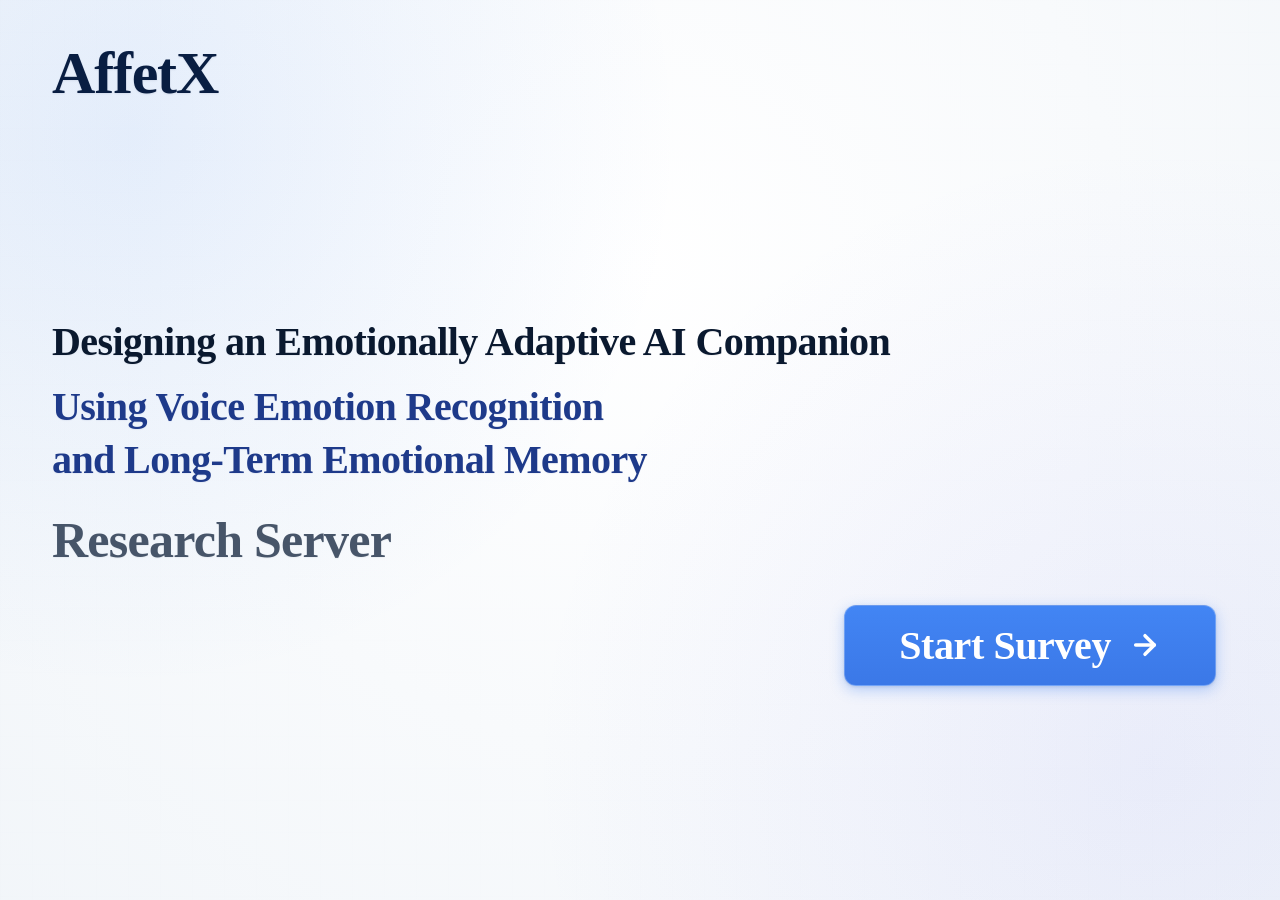
<file: frontend/index.html>
<!DOCTYPE html>
<html lang="en">
<head>
    <meta charset="UTF-8">
    <meta name="viewport" content="width=device-width, initial-scale=1.0">
    <title>AffetX — Emotionally Adaptive AI Companion</title>
    <!-- Google Fonts: Dancing Script for Cursive Logo, Inter for Sans-Serif -->
    <link rel="preconnect" href="https://fonts.googleapis.com">
    <link rel="preconnect" href="https://fonts.gstatic.com" crossorigin>
    <link href="https://fonts.googleapis.com/css2?family=Dancing+Script:wght@600;700&family=Inter:wght@300;400;500;600;700&display=swap" rel="stylesheet">
    <!-- Modular Stylesheet with Cache Buster -->
    <link rel="stylesheet" href="css/styles.css?v=18.0">
</head>
<body>

    <!-- Header with Top-Left AffetX Logo (Topic 1) -->
    <header>
        <a href="#" class="brand-top-left">AffetX</a>
    </header>

    <!-- Main Section: Clean Minimalist Landing -->
    <main id="landingView">
        <!-- 2nd Topic: Subtitle in San Francisco / Sans-Serif font -->
        <h1 class="hero-title">
            Designing an Emotionally Adaptive AI Companion
        </h1>
        <p class="hero-subtitle">
            Using Voice Emotion Recognition<br>and Long-Term Emotional Memory
        </p>

        <!-- 3rd Topic: Research Server -->
        <div class="server-pill-title">
            Research Server
        </div>

        <!-- Start Button -->
        <button class="btn-start" onclick="openAgreementModal()">
            <span>Start Survey</span>
            <svg class="arrow-icon" viewBox="0 0 24 24">
                <line x1="5" y1="12" x2="19" y2="12"></line>
                <polyline points="12 5 19 12 12 19"></polyline>
            </svg>
        </button>
    </main>

    <!-- =========================================================
         GEMINI LIVE VOICE AI INTERFACE (AffetX Edition)
         ========================================================= -->
    <div id="botView">
        <!-- Top Bar: Dual-Model Prediction Matrix & End Session Button -->
        <div class="gemini-top-bar">
            <div class="dual-model-hud" id="dualModelHud">
                <span class="live-indicator-dot" id="hudLiveDot"></span>
                <span id="sessionStatusLabel" style="font-size: 12.5px; color: #94a3b8;">Live Voice Session Active &bull; Listening...</span>
                
                <!-- Dual-Model Results Badges (Smoothly revealed when user sends conversation) -->
                <div id="dualModelResultsGroup" style="display: none; align-items: center; gap: 12px; animation: modalFade 0.3s ease-out;">
                    <div class="hud-divider"></div>
                    <div class="model-badge">
                        <span class="model-badge-voice">Voice (CNN-LSTM):</span>
                        <strong id="voiceModelResult">Neutral (95.4%)</strong>
                    </div>

                    <div class="hud-divider"></div>

                    <div class="model-badge">
                        <span class="model-badge-text">Text (RoBERTa):</span>
                        <strong id="textModelResult">Neutral (94.2%)</strong>
                    </div>

                    <div class="hud-divider"></div>

                    <div class="model-badge">
                        <span>Fused:</span>
                        <strong id="currentEmotionText" style="color: #60a5fa;">Neutral (Ice Jay)</strong>
                    </div>
                </div>
            </div>

            <!-- End Session Button (Triggers 1-5 Satisfaction Rating) -->
            <button class="gemini-top-btn" onclick="openRatingModal()" title="Complete Session & Rate">
                <svg width="18" height="18" viewBox="0 0 24 24" fill="none" stroke="currentColor" stroke-width="2">
                    <line x1="18" y1="6" x2="6" y2="18"></line>
                    <line x1="6" y1="6" x2="18" y2="18"></line>
                </svg>
            </button>
        </div>

        <!-- Center Stage: AffetX Logo + Real-Time Fluid Voice Wave Visualizer (Replaces Bird) -->
        <div class="gemini-center-stage">
            <div class="affetx-live-logo">AffetX</div>

            <!-- Voice Soundwave Stage (Placed in Center Where Bird Was) -->
            <div class="center-wave-stage" id="centerWaveStage">
                <div class="center-wave-aura" id="waveAura"></div>
                <div class="center-wave-orb" id="waveOrb">
                    <canvas id="voiceCanvas" class="center-wave-canvas"></canvas>
                </div>
            </div>

            <!-- Live Speech-to-Text Transcription Box -->
            <div class="live-transcript-box" id="transcriptBox">
                <span class="transcript-label">Transcribed Voice:</span>
                <span id="transcriptText">"Speak into your mic to see speech transcribed live..."</span>
            </div>

            <p class="gemini-live-prompt" id="geminiLivePrompt">Listening to your voice...</p>
        </div>

        <!-- Bottom Controls Bar: Mic Pause/Resume, Send Voice, Rate & Exit -->
        <div class="gemini-bottom-bar" style="justify-content: center; gap: 20px;">
            <!-- Mic Pause / Resume Button -->
            <button class="gemini-action-btn" id="micToggleBtn" onclick="toggleMicrophone()" title="Pause / Resume Microphone">
                <svg width="22" height="22" viewBox="0 0 24 24" fill="none" stroke="currentColor" stroke-width="2">
                    <path d="M12 1a3 3 0 0 0-3 3v8a3 3 0 0 0 6 0V4a3 3 0 0 0-3-3z"></path>
                    <path d="M19 10v2a7 7 0 0 1-14 0v-2"></path>
                    <line x1="12" y1="19" x2="12" y2="23"></line>
                    <line x1="8" y1="23" x2="16" y2="23"></line>
                </svg>
            </button>

            <!-- Send / Process Voice Turn Button -->
            <button class="gemini-action-btn btn-send-voice" id="sendVoiceBtn" onclick="sendVoiceTurn()" title="Send Voice to AffetX">
                <svg width="20" height="20" viewBox="0 0 24 24" fill="none" stroke="currentColor" stroke-width="2.2">
                    <line x1="22" y1="2" x2="11" y2="13"></line>
                    <polygon points="22 2 15 22 11 13 2 9 22 2"></polygon>
                </svg>
            </button>

            <!-- Exit / Rate Session Button -->
            <button class="gemini-action-btn" onclick="openRatingModal()" title="End Session & Rate">
                <svg width="22" height="22" viewBox="0 0 24 24" fill="none" stroke="currentColor" stroke-width="2.5">
                    <line x1="18" y1="6" x2="6" y2="18"></line>
                    <line x1="6" y1="6" x2="18" y2="18"></line>
                </svg>
            </button>
        </div>
    </div>

    <!-- =========================================================
         STEP 3 MODAL: Google Material 1-5 Rating & Feedback
         ========================================================= -->
    <div class="modal" id="ratingModal">
        <div class="google-form-card" style="max-width: 560px; text-align: left;">
            <!-- Google Form Top Accent Strip -->
            <div class="google-form-top-strip"></div>

            <div class="google-form-body">
                <div style="display: flex; justify-content: space-between; align-items: flex-start; margin-bottom: 4px;">
                    <div>
                        <h3 class="google-form-title">Rate Your AffetX Experience</h3>
                        <p class="google-form-desc">How satisfied are you with the companion's emotional accuracy and empathy?</p>
                    </div>
                    <button onclick="closeRatingModal()" style="background: none; border: none; font-size: 22px; color: #5f6368; cursor: pointer; padding: 0 4px; line-height: 1;">&times;</button>
                </div>

                <!-- Google Rating Question Card -->
                <div class="google-form-question-card" style="text-align: center; padding: 20px 16px;">
                    <div style="font-family: -apple-system, BlinkMacSystemFont, 'Segoe UI', Roboto, sans-serif; font-size: 14.5px; font-weight: 600; color: #202124; margin-bottom: 6px;">
                        <span>Overall Companion Satisfaction</span>
                        <span class="google-form-required">*</span>
                    </div>

                    <div class="rating-score-label" id="ratingScoreLabel" style="color: #1a73e8; font-size: 13.5px; font-weight: 600; margin-bottom: 12px;">Select a rating (1 - 5 Stars)</div>

                    <!-- 1 to 5 Stars Interactive Rating -->
                    <div class="star-rating-container" id="starContainer" style="margin: 8px 0 12px 0;">
                        <button class="star-btn" onclick="setRating(1)" onmouseover="hoverRating(1)" onmouseleave="resetRatingHover()">★</button>
                        <button class="star-btn" onclick="setRating(2)" onmouseover="hoverRating(2)" onmouseleave="resetRatingHover()">★</button>
                        <button class="star-btn" onclick="setRating(3)" onmouseover="hoverRating(3)" onmouseleave="resetRatingHover()">★</button>
                        <button class="star-btn" onclick="setRating(4)" onmouseover="hoverRating(4)" onmouseleave="resetRatingHover()">★</button>
                        <button class="star-btn" onclick="setRating(5)" onmouseover="hoverRating(5)" onmouseleave="resetRatingHover()">★</button>
                    </div>
                </div>

                <!-- Optional Feedback Note with Google Input Styling -->
                <div style="margin-bottom: 22px;">
                    <label style="display: block; font-family: -apple-system, BlinkMacSystemFont, 'Segoe UI', Roboto, sans-serif; font-size: 13px; font-weight: 600; color: #3c4043; margin-bottom: 6px;">Additional Research Feedback (Optional)</label>
                    <textarea id="feedbackText" placeholder="Share your experience, thoughts, or suggestions..." style="width: 100%; height: 75px; border: 1px solid #dadce0; border-radius: 8px; padding: 10px 14px; font-size: 13.5px; color: #202124; outline: none; resize: none; font-family: -apple-system, BlinkMacSystemFont, 'Segoe UI', Roboto, sans-serif; box-sizing: border-box; background: #ffffff; transition: border-color 0.2s;" onfocus="this.style.borderColor='#1a73e8'" onblur="this.style.borderColor='#dadce0'"></textarea>
                </div>

                <div style="display: flex; justify-content: space-between; align-items: center;">
                    <button class="g-btn" onclick="closeRatingModal()" style="color: #5f6368;">Back to Session</button>
                    <button class="g-btn g-btn-primary" id="submitRatingBtn" onclick="submitSatisfactionRating()" disabled style="opacity: 0.5; cursor: not-allowed;">Submit & Finish</button>
                </div>
            </div>
        </div>
    </div>

    <!-- STEP 1 MODAL: Google Developer Terms & Conditions Style -->
    <div class="modal" id="agreementModal">
        <div class="modal-content" style="text-align: left;">
            <div style="display: flex; justify-content: space-between; align-items: flex-start; margin-bottom: 4px;">
                <div>
                    <h3 style="font-size: 1.25rem; font-weight: 700; color: #202124; margin-bottom: 2px;">Terms and Conditions</h3>
                    <p style="font-size: 13px; color: #5f6368;">AffetX Emotionally Adaptive Companion Study Agreement</p>
                </div>
                <button onclick="closeAgreementModal()" style="background: none; border: none; font-size: 20px; color: #5f6368; cursor: pointer; padding: 4px 8px; line-height: 1;">&times;</button>
            </div>

            <!-- Scrollable Google Terms Box -->
            <div class="google-terms-box">
                <h4>1. Introduction</h4>
                <p>By interacting with the AffetX Emotionally Adaptive AI Companion ("AffetX"), you agree to participate in this academic evaluation study. This study investigates multimodal voice and text emotion recognition combined with empathetic conversational dynamics.</p>

                <h4>2. Accepting this Agreement</h4>
                <p>In order to participate, you must first agree to these Terms. You may not proceed with the study if you do not accept these Terms. Your participation confirms that you are of legal age to provide voluntary research consent.</p>

                <h4>3. Voice Acoustics and Semantic Analysis</h4>
                <p>During the session, your spoken audio is processed in real time to classify acoustic pitch harmonics (CNN-LSTM) and lexical sentiment (RoBERTa). All acoustic feature extraction is ephemeral and evaluated on-device or within transient memory solely for conversational response synthesis.</p>

                <h4>4. Privacy, Anonymity & Data Protection</h4>
                <p>We strictly protect your privacy. We <strong>do not</strong> collect, harvest, or store any personally identifiable information (PII), including your real name, email address, IP address, or location. All session logs and evaluation metrics are completely anonymized and assigned randomized session IDs.</p>

                <h4>5. Voluntary Participation & Right to Withdraw</h4>
                <p>Your participation in this research is entirely voluntary. You reserve the right to terminate your conversation and withdraw from the study at any moment by clicking the exit icon (✕) without any penalty.</p>

                <h4>6. General Terms</h4>
                <p>The system is provided for academic evaluation and supportive conversational companionship. Data collected from this session will be used exclusively for research analysis, model evaluation, and academic publications.</p>
            </div>

            <!-- Google Style Agreement Checkbox -->
            <label style="display: flex; align-items: center; gap: 10px; font-size: 13.5px; color: #202124; cursor: pointer; margin-bottom: 20px; user-select: none;">
                <input type="checkbox" id="consentCheckbox" style="width: 18px; height: 18px; accent-color: #4285f4; cursor: pointer;" onchange="toggleAgreeButton()">
                <span>I have read and agree with the above terms and conditions</span>
            </label>

            <!-- Bottom Action Buttons -->
            <div style="display: flex; justify-content: flex-end; gap: 12px;">
                <button class="g-btn" onclick="closeAgreementModal()">Cancel</button>
                <button class="g-btn g-btn-primary" id="agreeBtn" onclick="proceedToEmotionCheck()" disabled style="opacity: 0.5; cursor: not-allowed;">Accept & Continue</button>
            </div>
        </div>
    </div>

    <!-- STEP 1.5 MODAL: Google Congratulations Auto-Closing Modal -->
    <div class="modal" id="congratsModal">
        <div class="google-congrats-card">
            <div class="google-congrats-icon-circle">
                <svg width="36" height="36" viewBox="0 0 24 24" fill="none" stroke="#0f9d58" stroke-width="3.2" stroke-linecap="round" stroke-linejoin="round">
                    <polyline points="20 6 9 17 4 12"></polyline>
                </svg>
            </div>
            <h3 style="font-family: -apple-system, BlinkMacSystemFont, 'Segoe UI', Roboto, sans-serif; font-size: 1.55rem; font-weight: 700; color: #202124; margin-bottom: 6px;">Congratulations!</h3>
            <p style="font-family: -apple-system, BlinkMacSystemFont, 'Segoe UI', Roboto, sans-serif; font-size: 14px; color: #5f6368; line-height: 1.5; margin-bottom: 18px;">
                Participant consent has been confirmed successfully.
            </p>
            
            <!-- Google Animated Progress Bar -->
            <div class="google-pulse-track">
                <div class="google-pulse-bar"></div>
            </div>
            <p style="font-family: -apple-system, BlinkMacSystemFont, 'Segoe UI', Roboto, sans-serif; font-size: 12px; color: #80868b; margin-top: 10px;">Loading emotion baseline check-in...</p>
        </div>
    </div>

    <!-- STEP 2 MODAL: Google Form Emotion Baseline Survey -->
    <div class="modal" id="emotionModal">
        <div class="google-form-card">
            <!-- Google Form Top Accent Strip -->
            <div class="google-form-top-strip"></div>

            <div class="google-form-body">
                <div style="display: flex; justify-content: space-between; align-items: flex-start;">
                    <div>
                        <h3 class="google-form-title">Please Select Your Current Emotion</h3>
                        <p class="google-form-desc">Select the baseline emotional state that best matches how you feel right now before beginning the voice session.</p>
                    </div>
                    <button onclick="closeEmotionModal()" style="background: none; border: none; font-size: 22px; color: #5f6368; cursor: pointer; padding: 0 4px; line-height: 1;">&times;</button>
                </div>

                <!-- Google Form Single Choice Question Card -->
                <div class="google-form-question-card">
                    <div class="google-form-question-header">
                        <span>What is your current emotional baseline?</span>
                        <span class="google-form-required">*</span>
                    </div>

                    <div class="google-form-radio-group">
                        <label class="google-form-radio-option" onclick="handleFormEmotionSelect(this, 'Happy')">
                            <input type="radio" name="baselineEmotion" value="Happy" checked>
                            <span class="google-form-radio-label">Happy</span>
                            <span class="google-form-radio-subtext">&bull; Joyful, optimistic, or cheerful</span>
                        </label>

                        <label class="google-form-radio-option" onclick="handleFormEmotionSelect(this, 'Sad')">
                            <input type="radio" name="baselineEmotion" value="Sad">
                            <span class="google-form-radio-label">Sad</span>
                            <span class="google-form-radio-subtext">&bull; Low energy, down, or melancholic</span>
                        </label>

                        <label class="google-form-radio-option" onclick="handleFormEmotionSelect(this, 'Angry')">
                            <input type="radio" name="baselineEmotion" value="Angry">
                            <span class="google-form-radio-label">Angry</span>
                            <span class="google-form-radio-subtext">&bull; Frustrated, irritated, or tense</span>
                        </label>

                        <label class="google-form-radio-option" onclick="handleFormEmotionSelect(this, 'Fear')">
                            <input type="radio" name="baselineEmotion" value="Fear">
                            <span class="google-form-radio-label">Fear</span>
                            <span class="google-form-radio-subtext">&bull; Anxious, worried, or uneasy</span>
                        </label>

                        <label class="google-form-radio-option" onclick="handleFormEmotionSelect(this, 'Neutral')">
                            <input type="radio" name="baselineEmotion" value="Neutral">
                            <span class="google-form-radio-label">Neutral</span>
                            <span class="google-form-radio-subtext">&bull; Calm, balanced, or steady</span>
                        </label>

                        <label class="google-form-radio-option" onclick="handleFormEmotionSelect(this, 'Surprise')">
                            <input type="radio" name="baselineEmotion" value="Surprise">
                            <span class="google-form-radio-label">Surprise</span>
                            <span class="google-form-radio-subtext">&bull; Curious, startled, or amazed</span>
                        </label>
                    </div>
                </div>

                <!-- Google Form Footer Buttons -->
                <div style="display: flex; justify-content: space-between; align-items: center;">
                    <button class="g-btn" onclick="closeEmotionModal()" style="color: #5f6368;">Cancel</button>
                    <button class="g-btn g-btn-primary" onclick="submitGoogleFormEmotion()">Submit & Launch Companion</button>
                </div>
            </div>
        </div>
    </div>

    <!-- Modular Script -->
    <script src="js/main.js"></script>
</body>
</html>
</file>
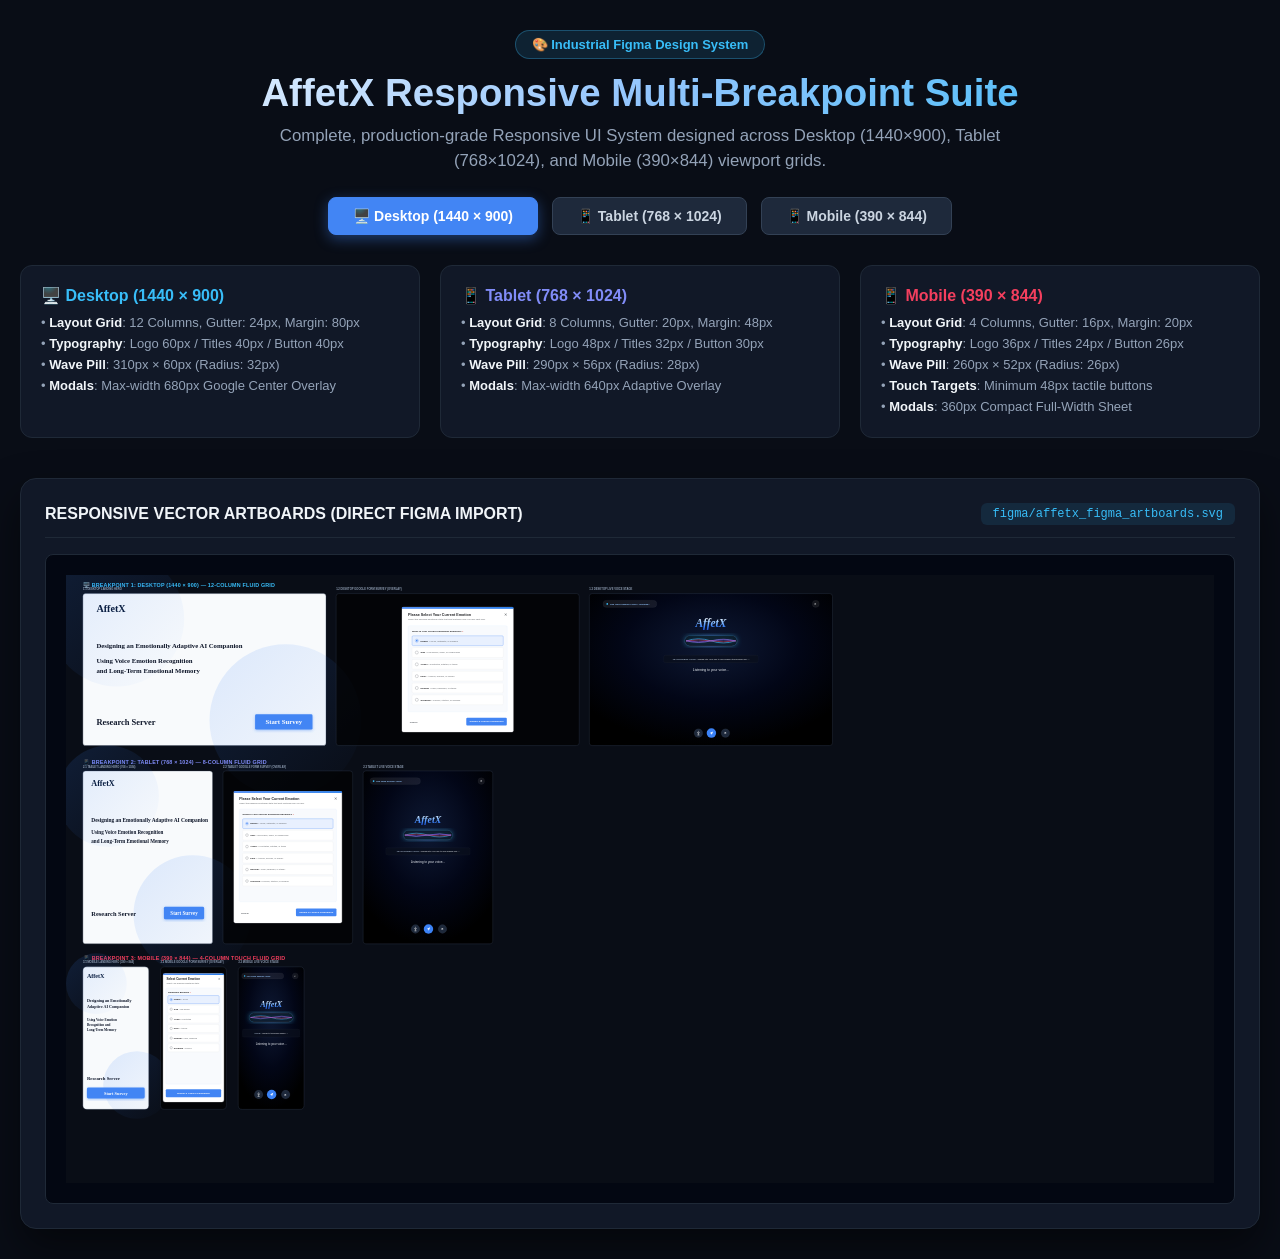
<file: figma/affetx_figma_preview.html>
<!DOCTYPE html>
<html lang="en">
<head>
    <meta charset="UTF-8">
    <meta name="viewport" content="width=device-width, initial-scale=1.0">
    <title>AffetX — Responsive Figma Design System (Desktop, Tablet, Mobile)</title>
    <style>
        * {
            box-sizing: border-box;
            margin: 0;
            padding: 0;
        }
        body {
            background: #090d16;
            color: #ffffff;
            font-family: -apple-system, BlinkMacSystemFont, "Segoe UI", Roboto, sans-serif;
            padding: 30px 20px;
        }
        .header {
            max-width: 1400px;
            margin: 0 auto 30px auto;
            text-align: center;
        }
        .badge {
            display: inline-block;
            background: rgba(56, 189, 248, 0.12);
            color: #38bdf8;
            border: 1px solid rgba(56, 189, 248, 0.3);
            padding: 6px 16px;
            border-radius: 20px;
            font-size: 13px;
            font-weight: 600;
            margin-bottom: 12px;
        }
        .title {
            font-size: 2.4rem;
            font-weight: 800;
            background: linear-gradient(135deg, #ffffff 0%, #93c5fd 50%, #38bdf8 100%);
            -webkit-background-clip: text;
            background-clip: text;
            -webkit-text-fill-color: transparent;
            margin-bottom: 8px;
        }
        .subtitle {
            color: #94a3b8;
            font-size: 1.05rem;
            max-width: 780px;
            margin: 0 auto 24px auto;
            line-height: 1.5;
        }
        .device-selector {
            display: flex;
            justify-content: center;
            gap: 14px;
            margin-bottom: 30px;
        }
        .device-btn {
            background: #1e293b;
            border: 1px solid #334155;
            color: #cbd5e1;
            padding: 10px 24px;
            border-radius: 8px;
            cursor: pointer;
            font-size: 14px;
            font-weight: 600;
            transition: all 0.2s ease;
        }
        .device-btn.active, .device-btn:hover {
            background: #4285f4;
            border-color: #4285f4;
            color: #ffffff;
            box-shadow: 0 4px 14px rgba(66, 133, 244, 0.4);
        }
        .grid-spec-card {
            max-width: 1400px;
            margin: 0 auto 40px auto;
            display: grid;
            grid-template-columns: repeat(3, 1fr);
            gap: 20px;
        }
        .spec-box {
            background: #111827;
            border: 1px solid #1f2937;
            border-radius: 12px;
            padding: 20px;
        }
        .spec-title {
            font-size: 16px;
            font-weight: 700;
            color: #38bdf8;
            margin-bottom: 8px;
            display: flex;
            align-items: center;
            gap: 8px;
        }
        .spec-item {
            font-size: 13px;
            color: #94a3b8;
            line-height: 1.6;
        }
        .spec-item strong {
            color: #f1f5f9;
        }
        .master-artboards-container {
            max-width: 1400px;
            margin: 0 auto;
            background: #111827;
            border: 1px solid #1f2937;
            border-radius: 16px;
            padding: 24px;
            box-shadow: 0 20px 40px rgba(0, 0, 0, 0.5);
        }
        .master-header {
            display: flex;
            justify-content: space-between;
            align-items: center;
            margin-bottom: 16px;
            padding-bottom: 12px;
            border-bottom: 1px solid #1f2937;
        }
        .master-title {
            font-size: 16px;
            font-weight: 700;
            color: #f1f5f9;
        }
        .file-pill {
            background: rgba(56, 189, 248, 0.1);
            color: #38bdf8;
            padding: 4px 12px;
            border-radius: 6px;
            font-size: 12px;
            font-family: monospace;
        }
        .svg-viewer {
            width: 100%;
            background: #030712;
            border: 1px solid #1f2937;
            border-radius: 8px;
            overflow-x: auto;
            padding: 20px;
        }
        .svg-viewer img {
            width: 100%;
            min-width: 1000px;
            display: block;
        }
    </style>
</head>
<body>

    <div class="header">
        <div class="badge">🎨 Industrial Figma Design System</div>
        <h1 class="title">AffetX Responsive Multi-Breakpoint Suite</h1>
        <p class="subtitle">Complete, production-grade Responsive UI System designed across Desktop (1440×900), Tablet (768×1024), and Mobile (390×844) viewport grids.</p>

        <div class="device-selector">
            <button class="device-btn active">🖥️ Desktop (1440 × 900)</button>
            <button class="device-btn">📱 Tablet (768 × 1024)</button>
            <button class="device-btn">📱 Mobile (390 × 844)</button>
        </div>
    </div>

    <!-- 3 Breakpoints Technical Grid Specs -->
    <div class="grid-spec-card">
        <div class="spec-box">
            <div class="spec-title">🖥️ Desktop (1440 × 900)</div>
            <div class="spec-item">
                • <strong>Layout Grid</strong>: 12 Columns, Gutter: 24px, Margin: 80px<br>
                • <strong>Typography</strong>: Logo 60px / Titles 40px / Button 40px<br>
                • <strong>Wave Pill</strong>: 310px × 60px (Radius: 32px)<br>
                • <strong>Modals</strong>: Max-width 680px Google Center Overlay
            </div>
        </div>

        <div class="spec-box">
            <div class="spec-title" style="color: #818cf8;">📱 Tablet (768 × 1024)</div>
            <div class="spec-item">
                • <strong>Layout Grid</strong>: 8 Columns, Gutter: 20px, Margin: 48px<br>
                • <strong>Typography</strong>: Logo 48px / Titles 32px / Button 30px<br>
                • <strong>Wave Pill</strong>: 290px × 56px (Radius: 28px)<br>
                • <strong>Modals</strong>: Max-width 640px Adaptive Overlay
            </div>
        </div>

        <div class="spec-box">
            <div class="spec-title" style="color: #f43f5e;">📱 Mobile (390 × 844)</div>
            <div class="spec-item">
                • <strong>Layout Grid</strong>: 4 Columns, Gutter: 16px, Margin: 20px<br>
                • <strong>Typography</strong>: Logo 36px / Titles 24px / Button 26px<br>
                • <strong>Wave Pill</strong>: 260px × 52px (Radius: 26px)<br>
                • <strong>Touch Targets</strong>: Minimum 48px tactile buttons<br>
                • <strong>Modals</strong>: 360px Compact Full-Width Sheet
            </div>
        </div>
    </div>

    <!-- Master Artboards Preview -->
    <div class="master-artboards-container">
        <div class="master-header">
            <span class="master-title">RESPONSIVE VECTOR ARTBOARDS (DIRECT FIGMA IMPORT)</span>
            <span class="file-pill">figma/affetx_figma_artboards.svg</span>
        </div>
        <div class="svg-viewer">
            <img src="affetx_figma_artboards.svg" alt="Responsive Master Figma Artboards">
        </div>
    </div>

</body>
</html>
</file>
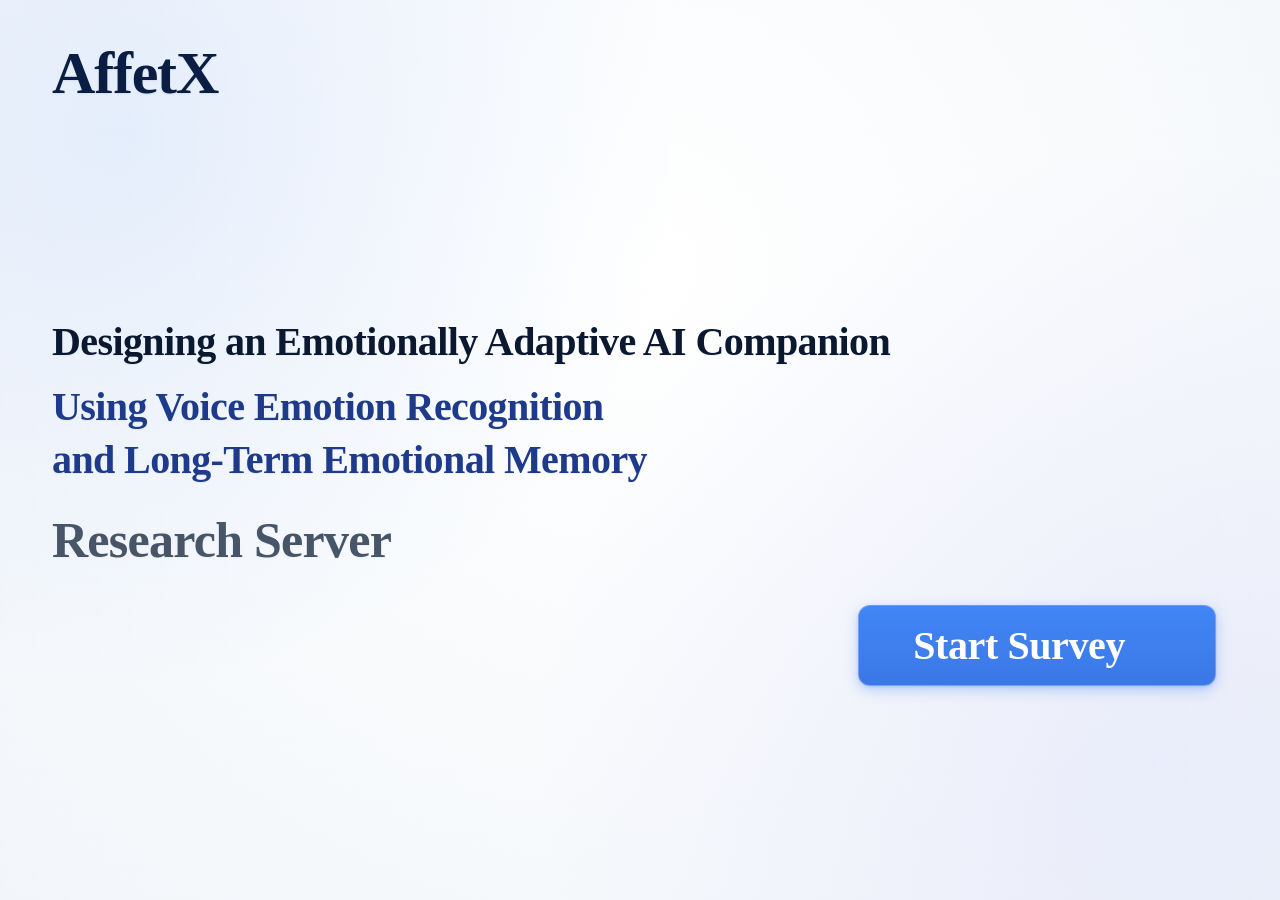
<file: frontend/AffetX_Landing.html>
<!DOCTYPE html>
<html lang="en">
<head>
    <meta charset="UTF-8">
    <meta name="viewport" content="width=device-width, initial-scale=1.0">
    <title>AffetX — Emotionally Adaptive AI Companion</title>
    <link rel="preconnect" href="https://fonts.googleapis.com">
    <link rel="preconnect" href="https://fonts.gstatic.com" crossorigin>
    <link href="https://fonts.googleapis.com/css2?family=Dancing+Script:wght@600;700&family=Inter:wght@300;400;500;600;700&display=swap" rel="stylesheet">
    <!-- Modular Stylesheet with Cache Buster -->
    <link rel="stylesheet" href="css/styles.css?v=4.0">
</head>
<body>

    <!-- Header with Top-Left AffetX Logo (Topic 1) -->
    <header>
        <a href="#" class="brand-top-left">AffetX</a>
    </header>

    <!-- Main Section: Clean Minimalist Landing -->
    <main id="landingView">
        <h1 class="hero-title">
            Designing an Emotionally Adaptive AI Companion
        </h1>
        <p class="hero-subtitle">
            Using Voice Emotion Recognition<br>and Long-Term Emotional Memory
        </p>

        <div class="server-pill-title">
            Research Server
        </div>

        <button class="btn-start" onclick="openAgreementModal()">
            <span>Start Survey</span>
            
                <line x1="5" y1="12" x2="19" y2="12"></line>
                <polyline points="12 5 19 12 12 19"></polyline>
            </svg>
        </button>
    </main>

    <!-- =========================================================
         GEMINI LIVE VOICE AI INTERFACE (AffetX Edition)
         ========================================================= -->
    <div id="botView">
        <!-- Top Bar: Dual-Model Prediction Matrix & End Session Button -->
        <div class="gemini-top-bar">
            <div class="dual-model-hud" id="dualModelHud">
                <span class="live-indicator-dot"></span>
                <span id="sessionStatusLabel" style="font-size: 12.5px; color: #94a3b8;">Live Voice Session Active &bull; Listening...</span>
            </div>

            <!-- End Session Button (Triggers 1-5 Satisfaction Rating) -->
            <button class="gemini-top-btn" onclick="openRatingModal()" title="Complete Session & Rate">
                <svg width="18" height="18" viewBox="0 0 24 24" fill="none" stroke="currentColor" stroke-width="2">
                    <line x1="18" y1="6" x2="6" y2="18"></line>
                    <line x1="6" y1="6" x2="18" y2="18"></line>
                </svg>
            </button>
        </div>

        <!-- Center Stage: AffetX Logo + Real-Time Fluid Voice Wave Visualizer (Replaces Bird) -->
        <div class="gemini-center-stage">
            <div class="affetx-live-logo">AffetX</div>

            <!-- Voice Soundwave Stage (Placed in Center Where Bird Was) -->
            <div class="center-wave-stage" id="centerWaveStage">
                <div class="center-wave-aura" id="waveAura"></div>
                <div class="center-wave-orb" id="waveOrb">
                    <canvas id="voiceCanvas" class="center-wave-canvas"></canvas>
                </div>
            </div>

            <!-- Live Speech-to-Text Transcription Box -->
            <div class="live-transcript-box" id="transcriptBox">
                <span class="transcript-label">Transcribed Voice:</span>
                <span id="transcriptText">"Speak into your mic to see speech transcribed live..."</span>
            </div>

            <p class="gemini-live-prompt" id="geminiLivePrompt">Listening to your voice...</p>
        </div>

        <!-- Bottom Controls Bar: Mic Pause/Resume, Send Voice, Rate & Exit -->
        <div class="gemini-bottom-bar" style="justify-content: center; gap: 20px;">
            <!-- Mic Pause / Resume Button -->
            <button class="gemini-action-btn" id="micToggleBtn" onclick="toggleMicrophone()" title="Pause / Resume Microphone">
                <svg width="22" height="22" viewBox="0 0 24 24" fill="none" stroke="currentColor" stroke-width="2">
                    <path d="M12 1a3 3 0 0 0-3 3v8a3 3 0 0 0 6 0V4a3 3 0 0 0-3-3z"></path>
                    <path d="M19 10v2a7 7 0 0 1-14 0v-2"></path>
                    <line x1="12" y1="19" x2="12" y2="23"></line>
                    <line x1="8" y1="23" x2="16" y2="23"></line>
                </svg>
            </button>

            <!-- Send / Process Voice Turn Button -->
            <button class="gemini-action-btn btn-send-voice" id="sendVoiceBtn" onclick="sendVoiceTurn()" title="Send Voice to AffetX">
                <svg width="20" height="20" viewBox="0 0 24 24" fill="none" stroke="currentColor" stroke-width="2.2">
                    <line x1="22" y1="2" x2="11" y2="13"></line>
                    <polygon points="22 2 15 22 11 13 2 9 22 2"></polygon>
                </svg>
            </button>

            <!-- Exit / Rate Session Button -->
            <button class="gemini-action-btn" onclick="openRatingModal()" title="End Session & Rate">
                <svg width="22" height="22" viewBox="0 0 24 24" fill="none" stroke="currentColor" stroke-width="2.5">
                    <line x1="18" y1="6" x2="6" y2="18"></line>
                    <line x1="6" y1="6" x2="18" y2="18"></line>
                </svg>
            </button>
        </div>
    </div>

    <!-- =========================================================
         STEP 3 MODAL: Google Material 1-5 Rating & Feedback
         ========================================================= -->
    <div class="modal" id="ratingModal">
        <div class="google-form-card" style="max-width: 560px; text-align: left;">
            <!-- Google Form Top Accent Strip -->
            <div class="google-form-top-strip"></div>

            <div class="google-form-body">
                <div style="display: flex; justify-content: space-between; align-items: flex-start; margin-bottom: 4px;">
                    <div>
                        <h3 class="google-form-title">Rate Your AffetX Experience</h3>
                        <p class="google-form-desc">How satisfied are you with the companion's emotional accuracy and empathy?</p>
                    </div>
                    <button onclick="closeRatingModal()" style="background: none; border: none; font-size: 22px; color: #5f6368; cursor: pointer; padding: 0 4px; line-height: 1;">&times;</button>
                </div>

                <!-- Google Rating Question Card -->
                <div class="google-form-question-card" style="text-align: center; padding: 20px 16px;">
                    <div style="font-family: -apple-system, BlinkMacSystemFont, 'Segoe UI', Roboto, sans-serif; font-size: 14.5px; font-weight: 600; color: #202124; margin-bottom: 6px;">
                        <span>Overall Companion Satisfaction</span>
                        <span class="google-form-required">*</span>
                    </div>

                    <div class="rating-score-label" id="ratingScoreLabel" style="color: #1a73e8; font-size: 13.5px; font-weight: 600; margin-bottom: 12px;">Select a rating (1 - 5 Stars)</div>

                    <!-- 1 to 5 Stars Interactive Rating -->
                    <div class="star-rating-container" id="starContainer" style="margin: 8px 0 12px 0;">
                        <button class="star-btn" onclick="setRating(1)" onmouseover="hoverRating(1)" onmouseleave="resetRatingHover()">★</button>
                        <button class="star-btn" onclick="setRating(2)" onmouseover="hoverRating(2)" onmouseleave="resetRatingHover()">★</button>
                        <button class="star-btn" onclick="setRating(3)" onmouseover="hoverRating(3)" onmouseleave="resetRatingHover()">★</button>
                        <button class="star-btn" onclick="setRating(4)" onmouseover="hoverRating(4)" onmouseleave="resetRatingHover()">★</button>
                        <button class="star-btn" onclick="setRating(5)" onmouseover="hoverRating(5)" onmouseleave="resetRatingHover()">★</button>
                    </div>
                </div>

                <!-- Optional Feedback Note with Google Input Styling -->
                <div style="margin-bottom: 22px;">
                    <label style="display: block; font-family: -apple-system, BlinkMacSystemFont, 'Segoe UI', Roboto, sans-serif; font-size: 13px; font-weight: 600; color: #3c4043; margin-bottom: 6px;">Additional Research Feedback (Optional)</label>
                    <textarea id="feedbackText" placeholder="Share your experience, thoughts, or suggestions..." style="width: 100%; height: 75px; border: 1px solid #dadce0; border-radius: 8px; padding: 10px 14px; font-size: 13.5px; color: #202124; outline: none; resize: none; font-family: -apple-system, BlinkMacSystemFont, 'Segoe UI', Roboto, sans-serif; box-sizing: border-box; background: #ffffff; transition: border-color 0.2s;" onfocus="this.style.borderColor='#1a73e8'" onblur="this.style.borderColor='#dadce0'"></textarea>
                </div>

                <div style="display: flex; justify-content: space-between; align-items: center;">
                    <button class="g-btn" onclick="closeRatingModal()" style="color: #5f6368;">Back to Session</button>
                    <button class="g-btn g-btn-primary" id="submitRatingBtn" onclick="submitSatisfactionRating()" disabled style="opacity: 0.5; cursor: not-allowed;">Submit & Finish</button>
                </div>
            </div>
        </div>
    </div>

    <!-- STEP 1 MODAL: Google Developer Terms & Conditions Style -->
    <div class="modal" id="agreementModal">
        <div class="modal-content" style="text-align: left;">
            <div style="display: flex; justify-content: space-between; align-items: flex-start; margin-bottom: 4px;">
                <div>
                    <h3 style="font-size: 1.25rem; font-weight: 700; color: #202124; margin-bottom: 2px;">Terms and Conditions</h3>
                    <p style="font-size: 13px; color: #5f6368;">AffetX Emotionally Adaptive Companion Study Agreement</p>
                </div>
                <button onclick="closeAgreementModal()" style="background: none; border: none; font-size: 20px; color: #5f6368; cursor: pointer; padding: 4px 8px; line-height: 1;">&times;</button>
            </div>

            <!-- Scrollable Google Terms Box -->
            <div class="google-terms-box">
                <h4>1. Introduction</h4>
                <p>By interacting with the AffetX Emotionally Adaptive AI Companion ("AffetX"), you agree to participate in this academic evaluation study. This study investigates multimodal voice and text emotion recognition combined with empathetic conversational dynamics.</p>

                <h4>2. Accepting this Agreement</h4>
                <p>In order to participate, you must first agree to these Terms. You may not proceed with the study if you do not accept these Terms. Your participation confirms that you are of legal age to provide voluntary research consent.</p>

                <h4>3. Voice Acoustics and Semantic Analysis</h4>
                <p>During the session, your spoken audio is processed in real time to classify acoustic pitch harmonics (CNN-LSTM) and lexical sentiment (RoBERTa). All acoustic feature extraction is ephemeral and evaluated on-device or within transient memory solely for conversational response synthesis.</p>

                <h4>4. Privacy, Anonymity & Data Protection</h4>
                <p>We strictly protect your privacy. We <strong>do not</strong> collect, harvest, or store any personally identifiable information (PII), including your real name, email address, IP address, or location. All session logs and evaluation metrics are completely anonymized and assigned randomized session IDs.</p>

                <h4>5. Voluntary Participation & Right to Withdraw</h4>
                <p>Your participation in this research is entirely voluntary. You reserve the right to terminate your conversation and withdraw from the study at any moment by clicking the exit icon (✕) without any penalty.</p>

                <h4>6. General Terms</h4>
                <p>The system is provided for academic evaluation and supportive conversational companionship. Data collected from this session will be used exclusively for research analysis, model evaluation, and academic publications.</p>
            </div>

            <!-- Google Style Agreement Checkbox -->
            <label style="display: flex; align-items: center; gap: 10px; font-size: 13.5px; color: #202124; cursor: pointer; margin-bottom: 20px; user-select: none;">
                <input type="checkbox" id="consentCheckbox" style="width: 18px; height: 18px; accent-color: #4285f4; cursor: pointer;" onchange="toggleAgreeButton()">
                <span>I have read and agree with the above terms and conditions</span>
            </label>

            <!-- Bottom Action Buttons -->
            <div style="display: flex; justify-content: flex-end; gap: 12px;">
                <button class="g-btn" onclick="closeAgreementModal()">Cancel</button>
                <button class="g-btn g-btn-primary" id="agreeBtn" onclick="proceedToEmotionCheck()" disabled style="opacity: 0.5; cursor: not-allowed;">Accept & Continue</button>
            </div>
        </div>
    </div>

    <!-- STEP 1.5 MODAL: Google Congratulations Auto-Closing Modal -->
    <div class="modal" id="congratsModal">
        <div class="google-congrats-card">
            <div class="google-congrats-icon-circle">
                <svg width="36" height="36" viewBox="0 0 24 24" fill="none" stroke="#0f9d58" stroke-width="3.2" stroke-linecap="round" stroke-linejoin="round">
                    <polyline points="20 6 9 17 4 12"></polyline>
                </svg>
            </div>
            <h3 style="font-family: -apple-system, BlinkMacSystemFont, 'Segoe UI', Roboto, sans-serif; font-size: 1.55rem; font-weight: 700; color: #202124; margin-bottom: 6px;">Congratulations!</h3>
            <p style="font-family: -apple-system, BlinkMacSystemFont, 'Segoe UI', Roboto, sans-serif; font-size: 14px; color: #5f6368; line-height: 1.5; margin-bottom: 18px;">
                Participant consent has been confirmed successfully.
            </p>
            
            <!-- Google Animated Progress Bar -->
            <div class="google-pulse-track">
                <div class="google-pulse-bar"></div>
            </div>
            <p style="font-family: -apple-system, BlinkMacSystemFont, 'Segoe UI', Roboto, sans-serif; font-size: 12px; color: #80868b; margin-top: 10px;">Loading emotion baseline check-in...</p>
        </div>
    </div>

    <!-- STEP 2 MODAL: Google Form Emotion Baseline Survey -->
    <div class="modal" id="emotionModal">
        <div class="google-form-card">
            <!-- Google Form Top Accent Strip -->
            <div class="google-form-top-strip"></div>

            <div class="google-form-body">
                <div style="display: flex; justify-content: space-between; align-items: flex-start;">
                    <div>
                        <h3 class="google-form-title">Please Select Your Current Emotion</h3>
                        <p class="google-form-desc">Select the baseline emotional state that best matches how you feel right now before beginning the voice session.</p>
                    </div>
                    <button onclick="closeEmotionModal()" style="background: none; border: none; font-size: 22px; color: #5f6368; cursor: pointer; padding: 0 4px; line-height: 1;">&times;</button>
                </div>

                <!-- Google Form Single Choice Question Card -->
                <div class="google-form-question-card">
                    <div class="google-form-question-header">
                        <span>What is your current emotional baseline?</span>
                        <span class="google-form-required">*</span>
                    </div>

                    <div class="google-form-radio-group">
                        <label class="google-form-radio-option" onclick="handleFormEmotionSelect(this, 'Happy')">
                            <input type="radio" name="baselineEmotion" value="Happy" checked>
                            <span class="google-form-radio-label">Happy</span>
                            <span class="google-form-radio-subtext">&bull; Joyful, optimistic, or cheerful</span>
                        </label>

                        <label class="google-form-radio-option" onclick="handleFormEmotionSelect(this, 'Sad')">
                            <input type="radio" name="baselineEmotion" value="Sad">
                            <span class="google-form-radio-label">Sad</span>
                            <span class="google-form-radio-subtext">&bull; Low energy, down, or melancholic</span>
                        </label>

                        <label class="google-form-radio-option" onclick="handleFormEmotionSelect(this, 'Angry')">
                            <input type="radio" name="baselineEmotion" value="Angry">
                            <span class="google-form-radio-label">Angry</span>
                            <span class="google-form-radio-subtext">&bull; Frustrated, irritated, or tense</span>
                        </label>

                        <label class="google-form-radio-option" onclick="handleFormEmotionSelect(this, 'Fear')">
                            <input type="radio" name="baselineEmotion" value="Fear">
                            <span class="google-form-radio-label">Fear</span>
                            <span class="google-form-radio-subtext">&bull; Anxious, worried, or uneasy</span>
                        </label>

                        <label class="google-form-radio-option" onclick="handleFormEmotionSelect(this, 'Neutral')">
                            <input type="radio" name="baselineEmotion" value="Neutral">
                            <span class="google-form-radio-label">Neutral</span>
                            <span class="google-form-radio-subtext">&bull; Calm, balanced, or steady</span>
                        </label>

                        <label class="google-form-radio-option" onclick="handleFormEmotionSelect(this, 'Surprise')">
                            <input type="radio" name="baselineEmotion" value="Surprise">
                            <span class="google-form-radio-label">Surprise</span>
                            <span class="google-form-radio-subtext">&bull; Curious, startled, or amazed</span>
                        </label>
                    </div>
                </div>

                <!-- Google Form Footer Buttons -->
                <div style="display: flex; justify-content: space-between; align-items: center;">
                    <button class="g-btn" onclick="closeEmotionModal()" style="color: #5f6368;">Cancel</button>
                    <button class="g-btn g-btn-primary" onclick="submitGoogleFormEmotion()">Submit & Launch Companion</button>
                </div>
            </div>
        </div>
    </div>

    <script src="js/main.js"></script>
</body>
</html>
</file>
<file: frontend/css/styles.css>
:root {
    --bg-color: #f8fafc;
    --surface-color: #ffffff;
    --text-primary: #0a192f;
    --text-secondary: #1e3a8a;
    --text-muted: #475569;
    --border-color: #e2e8f0;
    --border-hover: #cbd5e1;
    --accent-navy: #091e42;
    --accent-blue: #1e40af;
    --accent-blue-hover: #2563eb;
    --accent-glow: rgba(37, 99, 235, 0.18);
}

* {
    box-sizing: border-box;
    margin: 0;
    padding: 0;
}

body {
    font-family: "Times New Roman", Times, Georgia, serif;
    background-color: #f8fafc;
    background-image: 
        radial-gradient(circle at 10% 15%, rgba(59, 130, 246, 0.10) 0%, transparent 40%),
        radial-gradient(circle at 90% 85%, rgba(99, 102, 241, 0.08) 0%, transparent 45%),
        radial-gradient(circle at 50% 30%, rgba(255, 255, 255, 0.98) 0%, rgba(241, 245, 249, 0.85) 100%),
        linear-gradient(to right, rgba(148, 163, 184, 0.06) 1px, transparent 1px),
        linear-gradient(to bottom, rgba(148, 163, 184, 0.06) 1px, transparent 1px);
    background-size: 100% 100%, 100% 100%, 100% 100%, 32px 32px, 32px 32px;
    color: var(--text-primary);
    min-height: 100vh;
    display: flex;
    flex-direction: column;
    justify-content: space-between;
    -webkit-font-smoothing: antialiased;
    position: relative;
}

/* Top Header Navigation - Executive Left Branding */
header {
    display: flex;
    justify-content: flex-start;
    align-items: center;
    padding: 40px 64px 16px 52px;
    width: 100%;
}

/* 1st Topic: AffetX Brand Logo in Times New Roman, Navy Blue (60px) */
.brand-top-left {
    font-family: "Times New Roman", Times, Georgia, serif;
    font-size: 60px;
    font-weight: 700;
    line-height: 1.1;
    display: inline-block;
    color: #091e42;
    background: none;
    -webkit-text-fill-color: #091e42;
    text-decoration: none;
    letter-spacing: -0.02em;
    user-select: none;
    overflow: visible;
    text-shadow: 0 1px 2px rgba(9, 30, 66, 0.08);
    transition: opacity 0.2s ease, transform 0.2s ease;
}

.brand-top-left:hover {
    opacity: 0.88;
    transform: translateY(-1px);
}

/* Main Center Hero Section - Full Width Left-To-Right Span */
main {
    display: flex;
    flex-direction: column;
    align-items: flex-start;
    justify-content: center;
    padding: 24px 64px 44px 52px;
    text-align: left;
    max-width: 100%;
    margin: auto 0 auto 0;
    width: 100%;
}

/* 2nd Topic: Main Title (Font size 40px, Times New Roman, Bold, Deep Slate) */
.hero-title {
    font-family: "Times New Roman", Times, Georgia, serif;
    font-size: 40px;
    font-weight: 700;
    color: #0a192f;
    line-height: 1.28;
    letter-spacing: -0.015em;
    margin-bottom: 14px;
    text-align: left;
    max-width: 1100px;
    text-shadow: 0 1px 1px rgba(10, 25, 47, 0.05);
}

/* 3rd Topic: Subtitle Topic (Font size 40px, Sapphire Navy, 2 Lines) */
.hero-subtitle {
    font-family: "Times New Roman", Times, Georgia, serif;
    font-size: 40px;
    font-weight: 600;
    color: #1e3a8a;
    max-width: 1100px;
    line-height: 1.32;
    margin-bottom: 24px;
    letter-spacing: -0.015em;
    text-align: left;
    text-shadow: 0 1px 1px rgba(30, 58, 138, 0.06);
}

/* Research Server - Font size 50px, Polished Academic Slate */
.server-pill-title {
    display: inline-block;
    color: #475569;
    font-family: "Times New Roman", Times, Georgia, serif;
    font-size: 50px;
    font-weight: 600;
    letter-spacing: -0.015em;
    padding: 0;
    margin-bottom: 36px;
    background: none;
    border: none;
    box-shadow: none;
    text-shadow: 0 1px 1px rgba(71, 85, 105, 0.06);
}

/* Start Survey Button - Official Google Blue Style */
.btn-start {
    align-self: flex-end;
    margin-left: auto;
    margin-right: 0;
    background-color: #4285f4;
    background: linear-gradient(180deg, #4285f4 0%, #3b78e7 100%);
    color: #ffffff;
    font-family: "Times New Roman", Times, Georgia, serif;
    font-size: 40px;
    font-weight: 700;
    letter-spacing: -0.01em;
    padding: 16px 54px;
    border-radius: 12px;
    border: 1px solid rgba(255, 255, 255, 0.25);
    cursor: pointer;
    transition: all 0.25s cubic-bezier(0.16, 1, 0.3, 1);
    display: inline-flex;
    align-items: center;
    gap: 18px;
    box-shadow: 0 4px 14px rgba(66, 133, 244, 0.35), 0 1px 3px rgba(0, 0, 0, 0.1);
}

.btn-start:hover {
    transform: translateY(-2px);
    background: linear-gradient(180deg, #5191f8 0%, #3367d6 100%);
    box-shadow: 0 8px 24px rgba(66, 133, 244, 0.45), 0 2px 6px rgba(0, 0, 0, 0.12);
}

.btn-start:active {
    transform: translateY(0);
    box-shadow: 0 2px 8px rgba(66, 133, 244, 0.3);
}

.arrow-icon {
    width: 32px;
    height: 32px;
    fill: none;
    stroke: currentColor;
    stroke-width: 2.6;
    stroke-linecap: round;
    stroke-linejoin: round;
    transition: transform 0.25s ease;
}

.btn-start:hover .arrow-icon {
    transform: translateX(5px);
}

/* Modal Dialogs - Google Developer Terms Modal Style */
.modal {
    display: none;
    position: fixed;
    top: 0;
    left: 0;
    width: 100%;
    height: 100%;
    background-color: rgba(32, 33, 36, 0.65);
    backdrop-filter: blur(5px);
    -webkit-backdrop-filter: blur(5px);
    z-index: 1000;
    align-items: center;
    justify-content: center;
    animation: modalFade 0.2s ease-out;
}

.modal-content {
    background: #ffffff;
    padding: 28px 32px 24px 32px;
    border-radius: 12px;
    width: 92%;
    max-width: 860px;
    border: 1px solid #dadce0;
    box-shadow: 0 24px 48px rgba(0, 0, 0, 0.25), 0 4px 16px rgba(0, 0, 0, 0.12);
    animation: modalFade 0.2s ease-out;
}

/* Google Developer Terms Scrollable Box */
.google-terms-box {
    background: #fafafa;
    border: 1px solid #dadce0;
    border-radius: 6px;
    padding: 20px 22px;
    font-family: -apple-system, BlinkMacSystemFont, "Segoe UI", Roboto, Arial, sans-serif;
    font-size: 13.5px;
    line-height: 1.65;
    color: #3c4043;
    max-height: 50vh;
    overflow-y: auto;
    margin: 14px 0 20px 0;
}

.google-terms-box h4 {
    color: #202124;
    font-size: 14px;
    font-weight: 700;
    margin-top: 14px;
    margin-bottom: 4px;
}

.google-terms-box h4:first-child {
    margin-top: 0;
}

.google-terms-box p {
    margin-bottom: 8px;
}

@keyframes modalFade {
    from { opacity: 0; transform: scale(0.97); }
    to { opacity: 1; transform: scale(1); }
}

.g-btn {
    background-color: #ffffff;
    border: 1px solid #dadce0;
    color: #1a73e8;
    font-family: "Google Sans", -apple-system, BlinkMacSystemFont, "Segoe UI", Roboto, sans-serif;
    font-size: 14px;
    font-weight: 600;
    padding: 10px 24px;
    border-radius: 6px;
    cursor: pointer;
    transition: all 0.15s ease;
}

.g-btn:hover {
    background-color: #f8fafd;
    border-color: #d2e3fc;
}

.g-btn-primary {
    background-color: #4285f4;
    background: linear-gradient(180deg, #4285f4 0%, #3b78e7 100%);
    border-color: #4285f4;
    color: #ffffff;
    box-shadow: 0 1px 3px rgba(66, 133, 244, 0.35);
}

.g-btn-primary:hover {
    background: #3367d6;
    border-color: #3367d6;
    color: #ffffff;
    box-shadow: 0 2px 6px rgba(66, 133, 244, 0.45);
}

/* =========================================================
   GOOGLE CONGRATULATIONS POPUP MODAL (AUTO-CLOSING)
   ========================================================= */
.google-congrats-card {
    background: #ffffff;
    border-radius: 14px;
    width: 90%;
    max-width: 440px;
    padding: 36px 28px 28px 28px;
    text-align: center;
    border: 1px solid #dadce0;
    box-shadow: 0 24px 48px rgba(0, 0, 0, 0.22), 0 4px 12px rgba(0, 0, 0, 0.08);
    display: flex;
    flex-direction: column;
    align-items: center;
    animation: modalPop 0.3s cubic-bezier(0.175, 0.885, 0.32, 1.275);
}

@keyframes modalPop {
    from { opacity: 0; transform: scale(0.85); }
    to { opacity: 1; transform: scale(1); }
}

.google-congrats-icon-circle {
    width: 72px;
    height: 72px;
    background: #e6f4ea;
    border-radius: 50%;
    display: flex;
    align-items: center;
    justify-content: center;
    margin-bottom: 18px;
    border: 2px solid #ceead6;
    animation: pulseIcon 1.5s infinite alternate;
}

@keyframes pulseIcon {
    from { transform: scale(0.95); box-shadow: 0 0 0 0 rgba(15, 157, 88, 0.2); }
    to { transform: scale(1.05); box-shadow: 0 0 0 12px rgba(15, 157, 88, 0); }
}

.google-pulse-track {
    width: 100%;
    height: 4px;
    background: #e8eaed;
    border-radius: 4px;
    overflow: hidden;
    position: relative;
    margin-top: 6px;
}

.google-pulse-bar {
    height: 100%;
    background: #4285f4;
    border-radius: 4px;
    width: 0%;
    animation: fillProgress 1.6s ease-in-out forwards;
}

@keyframes fillProgress {
    0% { width: 0%; }
    50% { width: 65%; }
    100% { width: 100%; }
}

/* =========================================================
   GOOGLE FORM SURVEY MODAL STYLE
   ========================================================= */
.google-form-card {
    background: #ffffff;
    border-radius: 10px;
    width: 92%;
    max-width: 660px;
    border: 1px solid #dadce0;
    box-shadow: 0 16px 40px rgba(0, 0, 0, 0.18), 0 2px 6px rgba(0, 0, 0, 0.08);
    position: relative;
    overflow: hidden;
    padding: 0 !important;
    animation: modalFade 0.2s ease-out;
}

.google-form-top-strip {
    height: 10px;
    background: #4285f4;
    background: linear-gradient(90deg, #4285f4 0%, #1a73e8 100%);
    width: 100%;
}

.google-form-body {
    padding: 26px 32px 24px 32px;
}

.google-form-success-badge {
    display: inline-flex;
    align-items: center;
    gap: 8px;
    background: #e6f4ea;
    color: #137333;
    padding: 6px 14px;
    border-radius: 16px;
    font-family: -apple-system, BlinkMacSystemFont, "Segoe UI", Roboto, sans-serif;
    font-size: 13px;
    font-weight: 600;
    margin-bottom: 12px;
    border: 1px solid #ceead6;
}

.google-form-title {
    font-family: -apple-system, BlinkMacSystemFont, "Segoe UI", Roboto, sans-serif;
    font-size: 1.4rem;
    font-weight: 700;
    color: #202124;
    margin-bottom: 6px;
    letter-spacing: -0.01em;
}

.google-form-desc {
    font-family: -apple-system, BlinkMacSystemFont, "Segoe UI", Roboto, sans-serif;
    font-size: 13.5px;
    color: #5f6368;
    line-height: 1.5;
    margin-bottom: 18px;
    border-bottom: 1px solid #e8eaed;
    padding-bottom: 14px;
}

.google-form-question-card {
    background: #f8fafd;
    border: 1px solid #d2e3fc;
    border-radius: 8px;
    padding: 18px 20px;
    margin-bottom: 22px;
}

.google-form-question-header {
    font-family: -apple-system, BlinkMacSystemFont, "Segoe UI", Roboto, sans-serif;
    font-size: 14.5px;
    font-weight: 600;
    color: #202124;
    margin-bottom: 14px;
}

.google-form-required {
    color: #d93025;
    margin-left: 2px;
}

.google-form-radio-group {
    display: flex;
    flex-direction: column;
    gap: 10px;
}

.google-form-radio-option {
    display: flex;
    align-items: center;
    gap: 12px;
    padding: 10px 14px;
    border-radius: 6px;
    background: #ffffff;
    border: 1px solid #e0e0e0;
    cursor: pointer;
    transition: all 0.15s ease;
    user-select: none;
}

.google-form-radio-option:hover {
    background: #f1f6fe;
    border-color: #4285f4;
}

.google-form-radio-option.selected {
    background: #e8f0fe;
    border-color: #4285f4;
}

.google-form-radio-option input[type="radio"] {
    width: 18px;
    height: 18px;
    accent-color: #4285f4;
    cursor: pointer;
}

.google-form-radio-label {
    font-family: -apple-system, BlinkMacSystemFont, "Segoe UI", Roboto, sans-serif;
    font-size: 14px;
    font-weight: 600;
    color: #202124;
}

.google-form-radio-subtext {
    font-family: -apple-system, BlinkMacSystemFont, "Segoe UI", Roboto, sans-serif;
    font-size: 12.5px;
    color: #5f6368;
    margin-left: 6px;
    font-weight: 400;
}

/* =========================================================
   GEMINI LIVE IMMERSIVE VOICE AI INTERFACE
   ========================================================= */
#botView {
    display: none;
    position: fixed;
    top: 0;
    left: 0;
    width: 100vw;
    height: 100vh;
    height: 100dvh;
    background: #000000;
    background: radial-gradient(circle at 50% 20%, rgba(30, 58, 138, 0.28) 0%, rgba(13, 27, 62, 0.15) 35%, rgba(0, 0, 0, 0.92) 75%, #000000 100%),
                radial-gradient(circle at 50% 100%, rgba(29, 78, 216, 0.22) 0%, rgba(5, 11, 24, 0.7) 45%, #000000 100%),
                linear-gradient(180deg, #020617 0%, #000000 50%, #020617 100%);
    background-blend-mode: screen, normal, normal;
    color: #ffffff;
    z-index: 50;
    flex-direction: column;
    justify-content: space-between;
    padding: 14px 20px 18px 20px;
    overflow: hidden;
    box-sizing: border-box;
}

/* Gemini Top Bar */
.gemini-top-bar {
    display: flex;
    justify-content: space-between;
    align-items: center;
    width: 100%;
    max-width: 1200px;
    margin: 0 auto;
    flex-shrink: 0;
}

.gemini-top-btn {
    background: rgba(255, 255, 255, 0.08);
    border: 1px solid rgba(255, 255, 255, 0.1);
    color: #ffffff;
    width: 38px;
    height: 38px;
    border-radius: 50%;
    display: flex;
    align-items: center;
    justify-content: center;
    cursor: pointer;
    backdrop-filter: blur(10px);
    transition: all 0.2s ease;
}

.gemini-top-btn:hover {
    background: rgba(255, 255, 255, 0.18);
    transform: scale(1.05);
}

.emotion-live-pill {
    background: rgba(255, 255, 255, 0.06);
    border: 1px solid rgba(255, 255, 255, 0.12);
    color: #93c5fd;
    padding: 6px 16px;
    border-radius: 30px;
    font-size: 13px;
    font-weight: 500;
    letter-spacing: 0.02em;
    backdrop-filter: blur(10px);
    display: flex;
    align-items: center;
    gap: 8px;
}

.live-indicator-dot {
    width: 6px;
    height: 6px;
    background-color: #38bdf8;
    border-radius: 50%;
    box-shadow: 0 0 8px #38bdf8;
    animation: livePulse 1.5s infinite;
}

@keyframes livePulse {
    0%, 100% { transform: scale(1); opacity: 0.8; }
    50% { transform: scale(1.4); opacity: 1; }
}

/* Gemini Center Content */
.gemini-center-stage {
    display: flex;
    flex-direction: column;
    align-items: center;
    justify-content: center;
    text-align: center;
    margin: auto;
    max-width: 680px;
    padding: 0 16px;
    flex-shrink: 1;
}

/* AffetX Center Live Cursive Logo (Shifted Further Upwards) */
.affetx-live-logo {
    font-family: 'Dancing Script', cursive;
    font-style: italic;
    font-size: 3.8rem;
    font-weight: 700;
    background: linear-gradient(180deg, #ffffff 0%, #93c5fd 35%, #3b82f6 70%, #1d4ed8 100%);
    -webkit-background-clip: text;
    background-clip: text;
    -webkit-text-fill-color: transparent;
    color: #60a5fa;
    margin-bottom: 18px;
    letter-spacing: 0.03em;
    padding: 0 15px 4px 6px;
    filter: drop-shadow(0 0 18px rgba(59, 130, 246, 0.5));
    line-height: 1.1;
    user-select: none;
    transform: translateY(-28px);
}

/* =========================================================
   CENTER STAGE VOICE WAVE PILL (Exact Reference Dimensions)
   ========================================================= */
.center-wave-stage {
    position: relative;
    width: 320px;
    height: 70px;
    display: flex;
    align-items: center;
    justify-content: center;
    margin: 8px auto 20px auto;
}

/* Glowing Ambient Aura Behind Center Wave Pill */
.center-wave-aura {
    position: absolute;
    top: 50%;
    left: 50%;
    transform: translate(-50%, -50%);
    width: 340px;
    height: 80px;
    background: radial-gradient(ellipse, rgba(56, 189, 248, 0.45) 0%, rgba(99, 102, 241, 0.25) 50%, transparent 75%);
    border-radius: 40px;
    pointer-events: none;
    transition: all 0.4s ease;
    filter: blur(14px);
}

/* Center Wave Horizontal Pill Container (Exact Look from User Image) */
.center-wave-orb {
    position: relative;
    width: 310px;
    height: 60px;
    border-radius: 32px;
    overflow: hidden;
    background: rgba(10, 16, 30, 0.88);
    background: radial-gradient(ellipse at 50% 50%, rgba(15, 23, 42, 0.95) 0%, #030712 100%);
    border: 1.5px solid rgba(255, 255, 255, 0.18);
    box-shadow: 0 0 28px rgba(56, 189, 248, 0.4), inset 0 0 15px rgba(0, 0, 0, 0.8);
    display: flex;
    align-items: center;
    justify-content: center;
    transition: transform 0.12s cubic-bezier(0.2, 0.8, 0.4, 1), border-color 0.4s ease, box-shadow 0.4s ease;
}

/* Center Wave Canvas (Full Width Inside Pill) */
.center-wave-canvas {
    width: 100%;
    height: 100%;
    display: block;
}

/* Emotion Color Filter & Aura Themes for Center Wave */
.emotion-neutral .center-wave-orb {
    border-color: rgba(96, 165, 250, 0.55);
    box-shadow: 0 0 40px rgba(96, 165, 250, 0.55), inset 0 0 25px rgba(0, 0, 0, 0.85);
}
.emotion-neutral .center-wave-aura {
    background: radial-gradient(ellipse, rgba(147, 197, 253, 0.5) 0%, rgba(59, 130, 246, 0.25) 50%, transparent 70%);
}

/* Replaced Yellow with Radiant Electric Cyan / Aqua Glow */
.emotion-happy .center-wave-orb {
    border-color: rgba(56, 189, 248, 0.65);
    box-shadow: 0 0 45px rgba(56, 189, 248, 0.65), inset 0 0 25px rgba(0, 0, 0, 0.85);
}
.emotion-happy .center-wave-aura {
    background: radial-gradient(ellipse, rgba(56, 189, 248, 0.55) 0%, rgba(14, 165, 233, 0.3) 50%, transparent 70%);
}

.emotion-sad .center-wave-orb {
    border-color: rgba(129, 140, 248, 0.5);
    box-shadow: 0 0 40px rgba(99, 102, 241, 0.55), inset 0 0 25px rgba(0, 0, 0, 0.85);
}
.emotion-sad .center-wave-aura {
    background: radial-gradient(ellipse, rgba(99, 102, 241, 0.45) 0%, rgba(30, 58, 138, 0.3) 50%, transparent 70%);
}

.emotion-angry .center-wave-orb {
    border-color: rgba(248, 113, 113, 0.6);
    box-shadow: 0 0 50px rgba(239, 68, 68, 0.65), inset 0 0 25px rgba(0, 0, 0, 0.85);
}
.emotion-angry .center-wave-aura {
    background: radial-gradient(ellipse, rgba(244, 63, 94, 0.5) 0%, rgba(245, 158, 11, 0.3) 50%, transparent 70%);
}

.emotion-fear .center-wave-orb {
    border-color: rgba(52, 211, 153, 0.6);
    box-shadow: 0 0 45px rgba(52, 211, 153, 0.6), inset 0 0 25px rgba(0, 0, 0, 0.85);
}
.emotion-fear .center-wave-aura {
    background: radial-gradient(ellipse, rgba(52, 211, 153, 0.5) 0%, rgba(14, 165, 233, 0.3) 50%, transparent 70%);
}

.emotion-surprise .center-wave-orb {
    border-color: rgba(192, 132, 252, 0.6);
    box-shadow: 0 0 55px rgba(168, 85, 247, 0.7), inset 0 0 25px rgba(0, 0, 0, 0.85);
}
.emotion-surprise .center-wave-aura {
    background: radial-gradient(ellipse, rgba(168, 85, 247, 0.55) 0%, rgba(56, 189, 248, 0.35) 50%, transparent 70%);
}

/* =========================================================
   DUAL-MODEL PREDICTION & LIVE TRANSCRIPTION HUD
   ========================================================= */
.dual-model-hud {
    display: flex;
    gap: 12px;
    align-items: center;
    background: rgba(15, 23, 42, 0.85);
    border: 1px solid rgba(255, 255, 255, 0.12);
    padding: 8px 18px;
    border-radius: 28px;
    backdrop-filter: blur(14px);
    box-shadow: 0 4px 16px rgba(0, 0, 0, 0.35);
    max-width: 680px;
    margin: 0 auto;
}

.model-badge {
    display: flex;
    align-items: center;
    gap: 6px;
    font-size: 12.5px;
    color: #cbd5e1;
}

.model-badge strong {
    color: #ffffff;
}

.model-badge-voice {
    color: #38bdf8;
}

.model-badge-text {
    color: #a855f7;
}

.hud-divider {
    width: 1px;
    height: 16px;
    background: rgba(255, 255, 255, 0.15);
}

/* Live Speech-to-Text Transcription Box (Shifted Substantially Downwards) */
.live-transcript-box {
    background: rgba(10, 15, 29, 0.75);
    border: 1px solid rgba(255, 255, 255, 0.12);
    border-radius: 10px;
    padding: 10px 18px;
    max-width: 560px;
    width: 100%;
    margin: 55px auto 14px auto;
    font-size: 13px;
    color: #f1f5f9;
    line-height: 1.35;
    min-height: 38px;
    display: flex;
    align-items: center;
    justify-content: center;
    text-align: center;
    backdrop-filter: blur(12px);
    box-shadow: 0 4px 20px rgba(0, 0, 0, 0.6);
    transition: all 0.2s ease;
}

.live-transcript-box.active-speech {
    border-color: rgba(56, 189, 248, 0.6);
    background: rgba(14, 25, 48, 0.85);
    box-shadow: 0 0 20px rgba(56, 189, 248, 0.25);
}

.transcript-label {
    font-size: 10.5px;
    text-transform: uppercase;
    letter-spacing: 0.05em;
    color: #94a3b8;
    margin-right: 8px;
    font-weight: 600;
}

/* 1-5 Star Satisfaction Rating Modal */
.star-rating-container {
    display: flex;
    justify-content: center;
    gap: 12px;
    margin: 20px 0;
}

.star-btn {
    background: none;
    border: none;
    font-size: 36px;
    color: #cbd5e1;
    cursor: pointer;
    transition: all 0.2s cubic-bezier(0.16, 1, 0.3, 1);
    user-select: none;
    padding: 4px;
}

.star-btn.active, .star-btn:hover, .star-btn.hovered {
    color: #fbbf24;
    transform: scale(1.15);
    filter: drop-shadow(0 0 10px rgba(251, 191, 36, 0.6));
}

.rating-score-label {
    font-size: 14px;
    font-weight: 600;
    color: #38bdf8;
    text-align: center;
    margin-bottom: 12px;
    min-height: 20px;
}

.gemini-live-prompt {
    font-family: -apple-system, BlinkMacSystemFont, "SF Pro Display", "Segoe UI", Roboto, sans-serif;
    font-size: 1.15rem;
    font-weight: 500;
    color: #f1f5f9;
    letter-spacing: -0.01em;
    line-height: 1.4;
    margin-top: 14px;
    margin-bottom: 8px;
    max-width: 580px;
    min-height: 28px;
    transition: all 0.3s ease;
}

.gemini-live-subtitle {
    font-size: 13.5px;
    color: #94a3b8;
    margin-top: 6px;
    margin-bottom: 12px;
    line-height: 1.4;
    min-height: 18px;
}

/* Bottom Controls Bar */
.gemini-bottom-bar {
    display: flex;
    align-items: center;
    justify-content: center;
    gap: 14px;
    width: 100%;
    max-width: 500px;
    margin: 0 auto;
    flex-shrink: 0;
    padding-bottom: 4px;
}

.gemini-action-btn {
    width: 50px;
    height: 50px;
    border-radius: 50%;
    background: #181c24;
    border: 1px solid rgba(255, 255, 255, 0.1);
    color: #e2e8f0;
    display: flex;
    align-items: center;
    justify-content: center;
    cursor: pointer;
    transition: all 0.2s cubic-bezier(0.16, 1, 0.3, 1);
    box-shadow: 0 4px 14px rgba(0, 0, 0, 0.4);
    flex-shrink: 0;
}

.gemini-action-btn:hover {
    background: #262c38;
    transform: scale(1.06);
    border-color: rgba(255, 255, 255, 0.25);
}

.gemini-action-btn:active {
    transform: scale(0.94);
}

.btn-send-voice {
    background: linear-gradient(135deg, #1e3a8a 0%, #2563eb 100%);
    border: 1px solid rgba(255, 255, 255, 0.2);
    color: #ffffff;
}

.btn-send-voice:hover {
    background: linear-gradient(135deg, #1d4ed8 0%, #3b82f6 100%);
    box-shadow: 0 0 20px rgba(37, 99, 235, 0.5);
}

.gemini-action-btn.active {
    background: #ef4444;
    color: #ffffff;
}

/* Gemini Fluid Waveform Pill */
.gemini-wave-pill {
    flex: 1;
    max-width: 260px;
    height: 60px;
    background: #0d121d;
    border: 1px solid rgba(255, 255, 255, 0.12);
    border-radius: 32px;
    display: flex;
    align-items: center;
    justify-content: center;
    position: relative;
    overflow: hidden;
    box-shadow: 0 8px 24px rgba(0, 0, 0, 0.5), inset 0 1px 1px rgba(255, 255, 255, 0.1);
    cursor: pointer;
}

/* Fluid Wave Canvas */
.wave-canvas {
    width: 100%;
    height: 100%;
    display: block;
}

/* Glowing Ambient Fluid Pill Light */
.pill-glow {
    position: absolute;
    bottom: -15px;
    width: 140px;
    height: 40px;
    background: radial-gradient(ellipse at center, rgba(56, 189, 248, 0.6) 0%, rgba(99, 102, 241, 0.3) 50%, transparent 80%);
    filter: blur(10px);
    border-radius: 50%;
    pointer-events: none;
    transition: transform 0.15s ease, opacity 0.15s ease;
}
</file>
